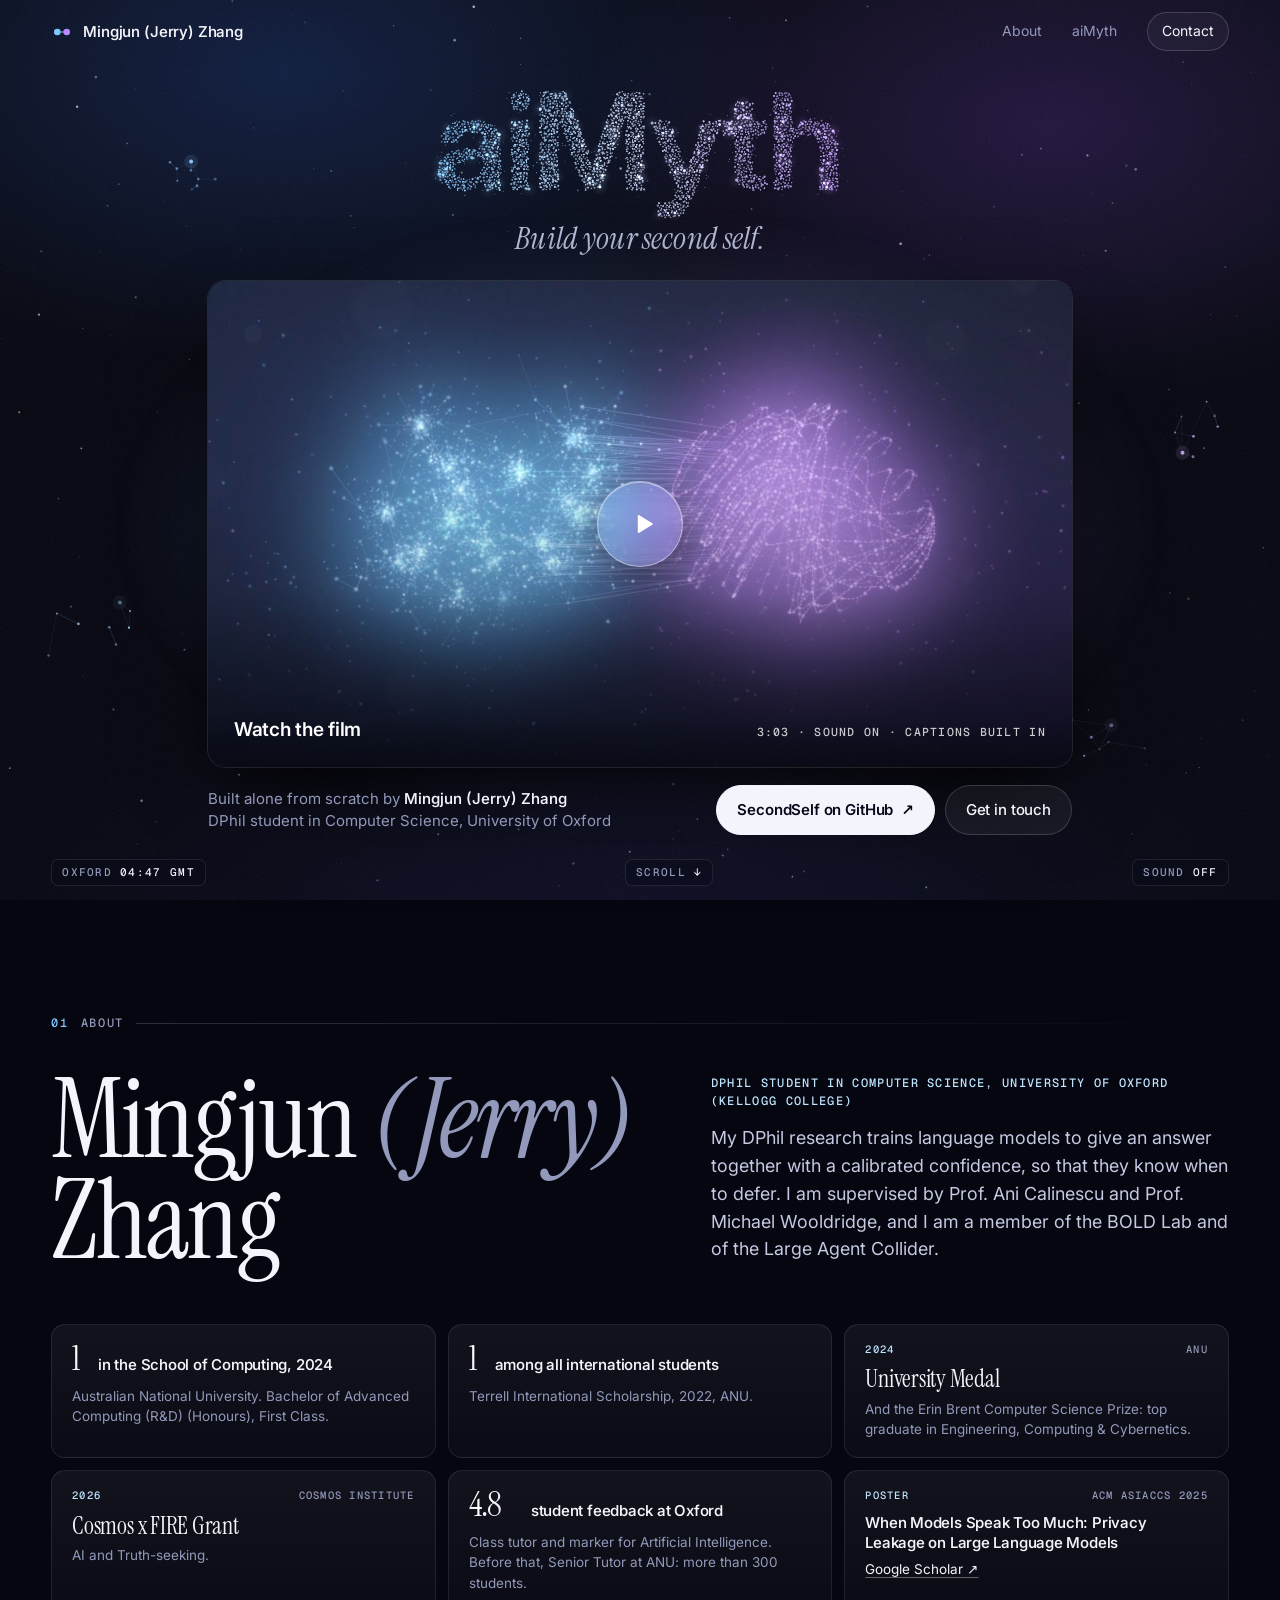
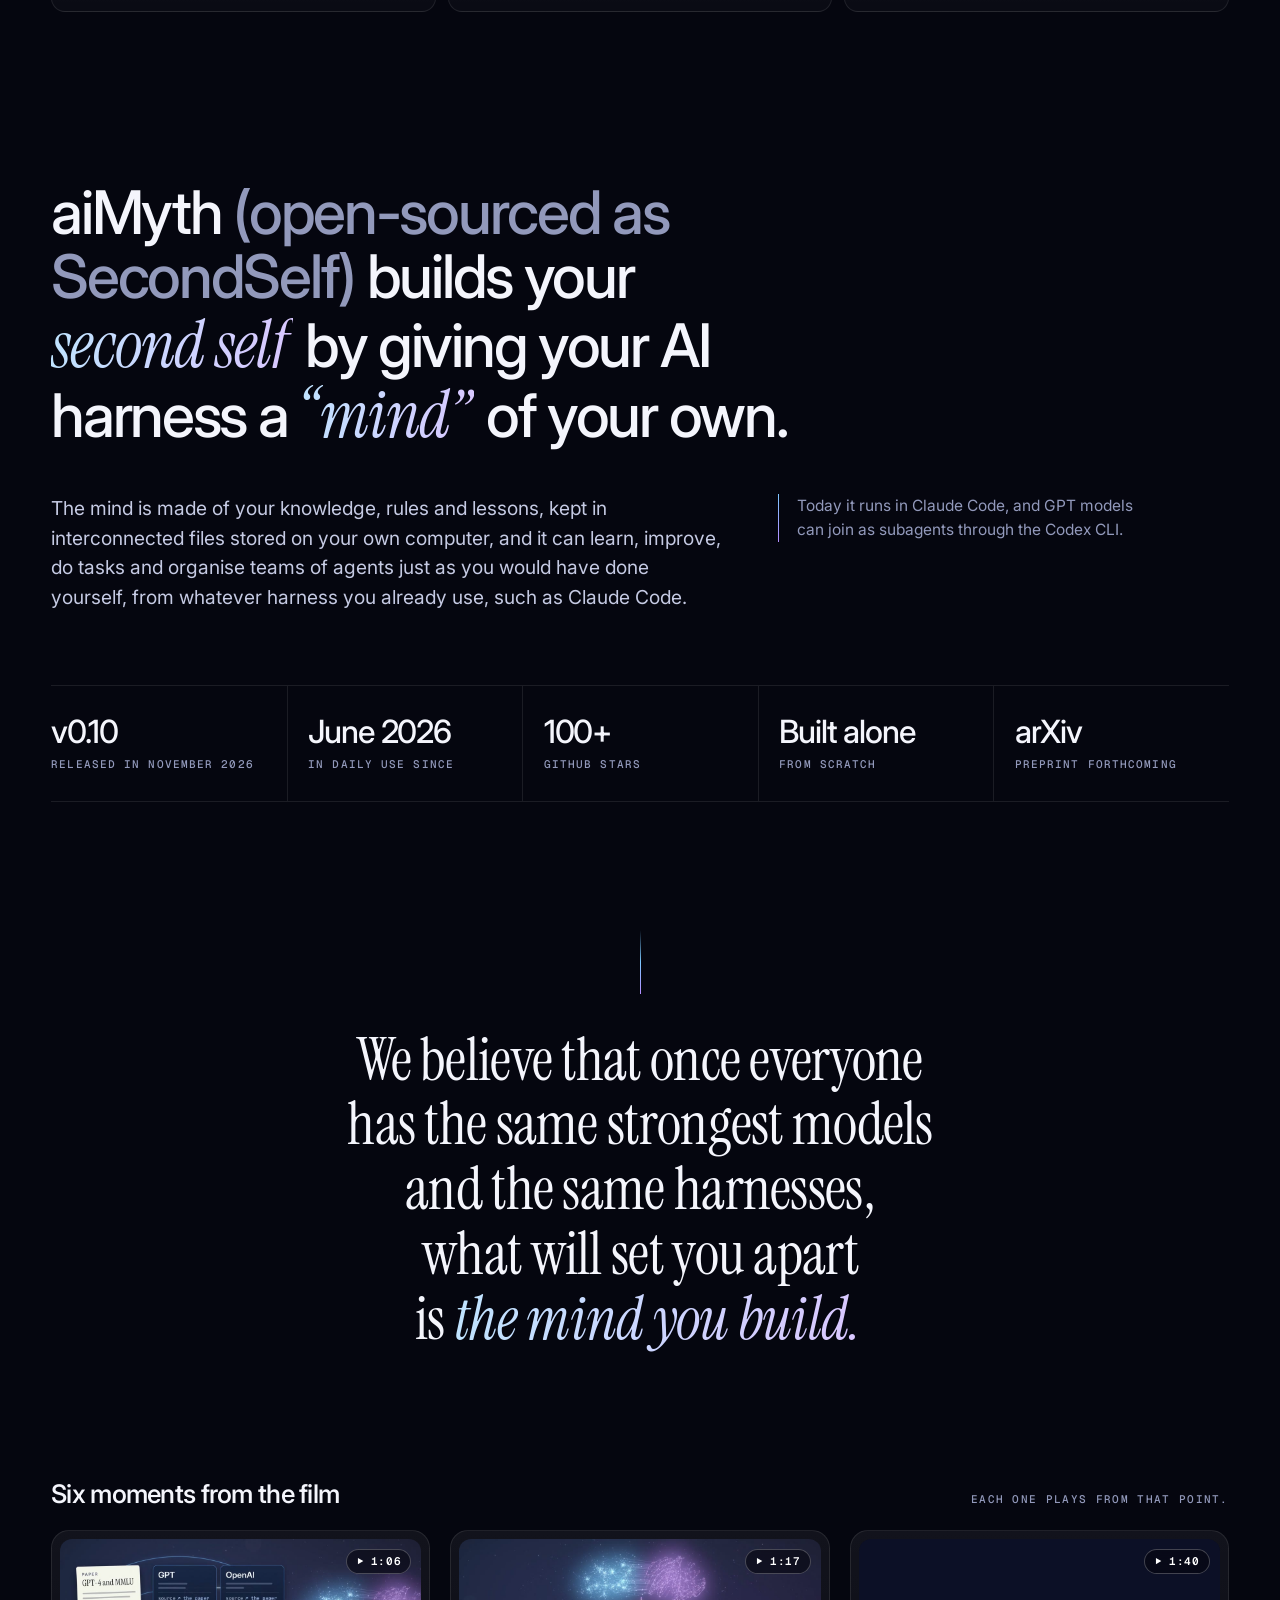
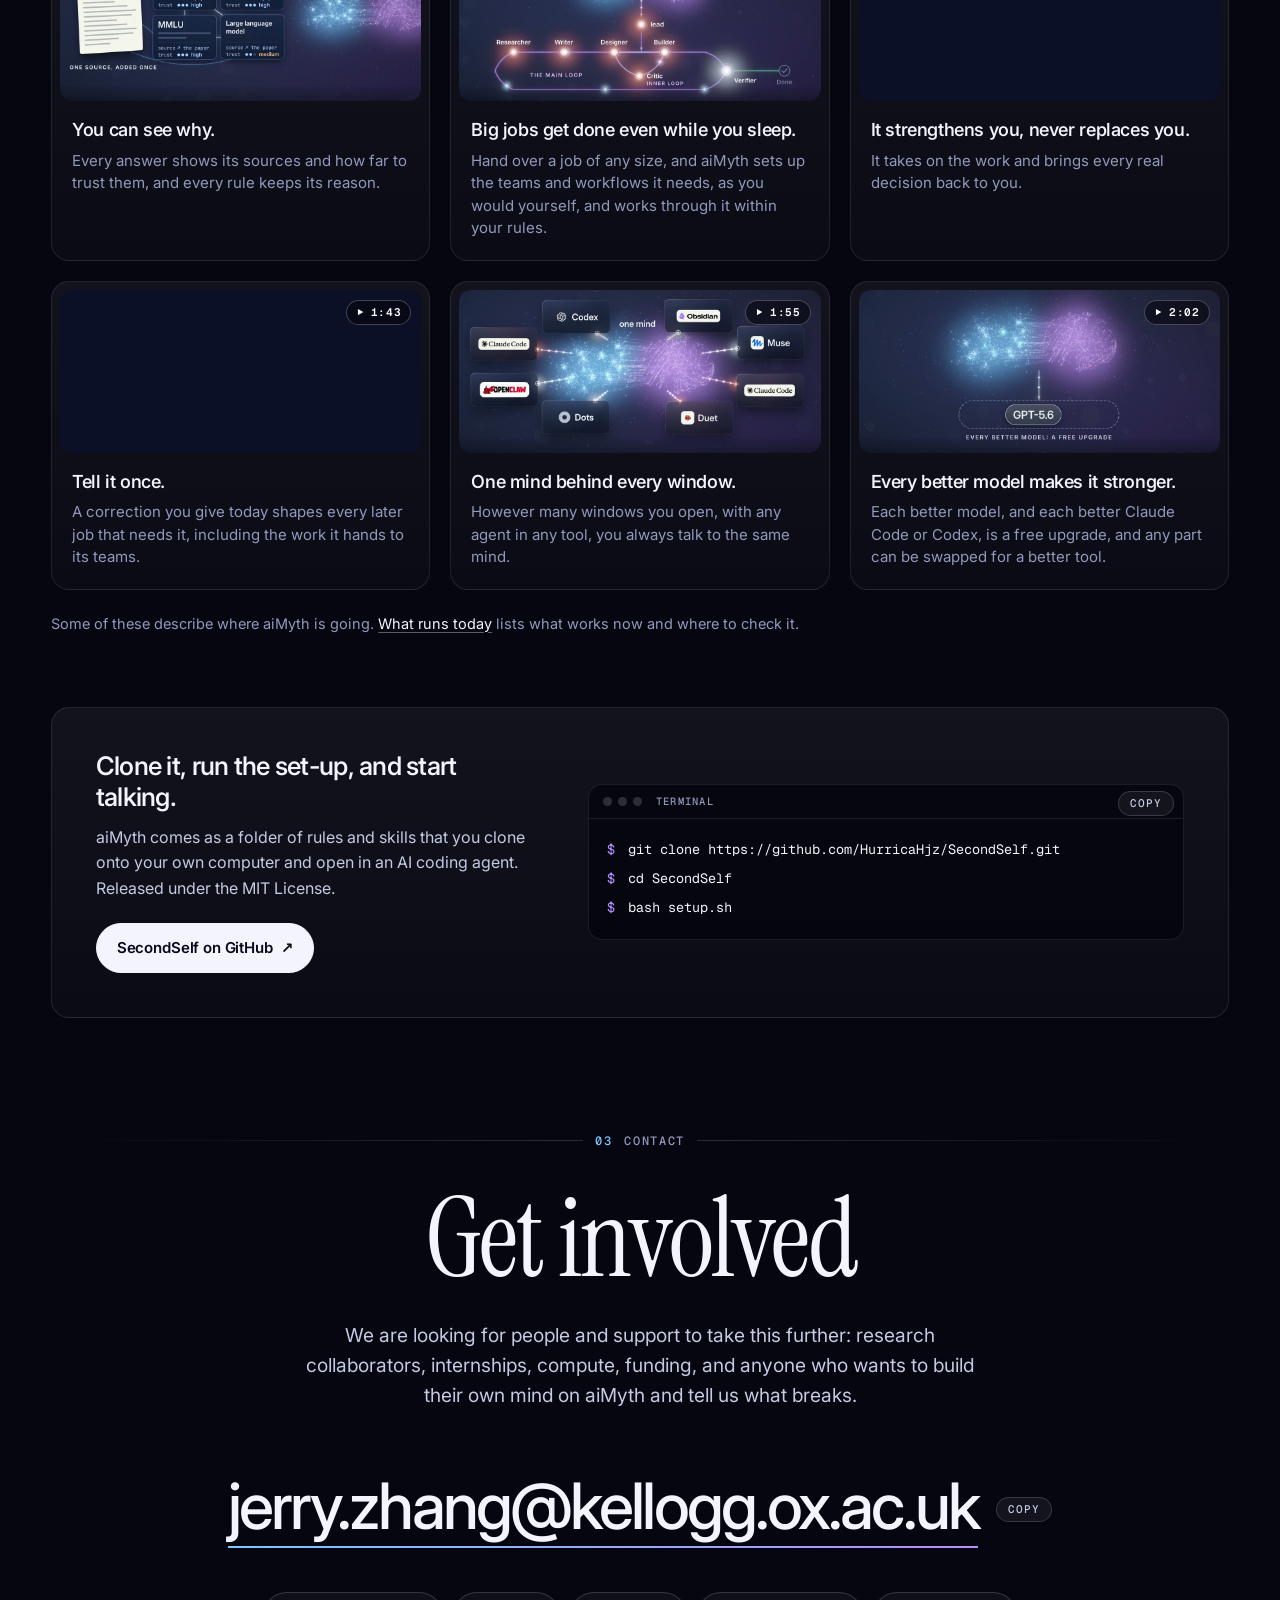
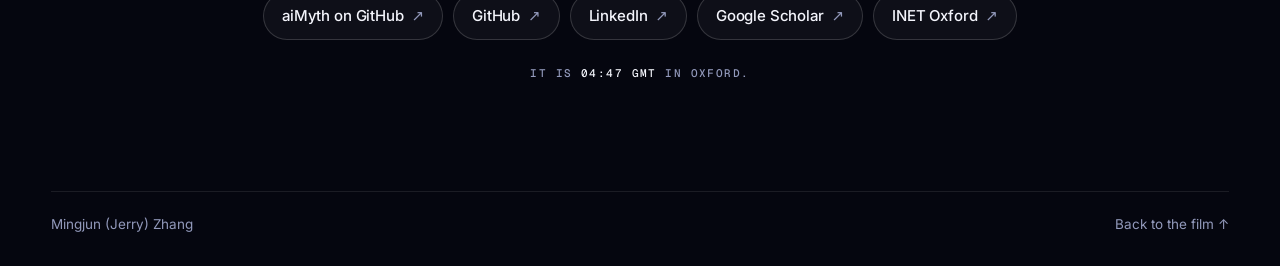
<file: index.html>
<!doctype html>
<html lang="en-GB">
<head>
  <meta charset="utf-8">
  <meta name="viewport" content="width=device-width, initial-scale=1, viewport-fit=cover">
  <title>Mingjun (Jerry) Zhang · aiMyth</title>
  <meta name="description" content="Mingjun (Jerry) Zhang, DPhil student in Computer Science at the University of Oxford, building aiMyth.">
  <meta name="author" content="Mingjun (Jerry) Zhang">
  <meta name="theme-color" content="#05060f">
  <meta name="color-scheme" content="dark">
  <link rel="canonical" href="https://hurricahjz.github.io/">
  <meta property="og:type" content="website">
  <meta property="og:site_name" content="Mingjun (Jerry) Zhang">
  <meta property="og:title" content="aiMyth: build your second self">
  <meta property="og:description" content="Mingjun (Jerry) Zhang, DPhil student in Computer Science at the University of Oxford, building aiMyth. Watch the three-minute film.">
  <meta property="og:url" content="https://hurricahjz.github.io/">
  <meta property="og:image" content="https://hurricahjz.github.io/og.jpg">
  <meta property="og:image:width" content="1200">
  <meta property="og:image:height" content="630">
  <meta property="og:image:alt" content="aiMyth: build your second self. A knowledge graph in blue joined to a mind in violet.">
  <meta name="twitter:card" content="summary_large_image">
  <link rel="icon" href="favicon.svg" type="image/svg+xml">
  <link rel="apple-touch-icon" href="apple-touch-icon.png">
  <link rel="preload" href="assets/fonts/inter-latin-opsz-normal.woff2" as="font" type="font/woff2" crossorigin>
  <link rel="preload" href="assets/fonts/instrument-serif-latin-400-italic.woff2" as="font" type="font/woff2" crossorigin>
  <link rel="preload" href="film/poster.jpg" as="image" fetchpriority="high">
  <link rel="stylesheet" href="assets/site.css">
  <script>document.documentElement.className = 'js';</script>
  <script type="application/ld+json">
  {
    "@context": "https://schema.org",
    "@type": "Person",
    "name": "Mingjun (Jerry) Zhang",
    "alternateName": "Jerry Zhang",
    "url": "https://hurricahjz.github.io/",
    "email": "mailto:jerry.zhang@kellogg.ox.ac.uk",
    "jobTitle": "DPhil student in Computer Science",
    "affiliation": { "@type": "CollegeOrUniversity", "name": "University of Oxford" },
    "sameAs": [
      "https://github.com/HurricaHjz",
      "https://www.linkedin.com/in/mj4life/",
      "https://scholar.google.com/citations?user=8eFcGUgAAAAJ&hl=en",
      "https://www.inet.ox.ac.uk/people/jerry-zhang"
    ]
  }
  </script>
</head>
<body>
  <a class="skip" href="#film">Skip to the film</a>

  <canvas class="sky" id="sky" aria-hidden="true"></canvas>
  <div class="aura" aria-hidden="true"></div>
  <div class="veil" id="veil" aria-hidden="true"></div>

  <header class="mast" id="mast" data-dim>
    <a class="mast-name" href="#top" aria-label="Mingjun (Jerry) Zhang, back to the top">
      <svg class="mark" viewBox="0 0 28 28" width="22" height="22" aria-hidden="true"><path d="M8.5 14h11" stroke="url(#mk)" stroke-width="1.4" stroke-linecap="round"/><circle cx="8" cy="14" r="4.2" fill="#7cc8ff"/><circle cx="20" cy="14" r="4.2" fill="#b48cff"/><defs><linearGradient id="mk" x1="8" x2="20" y1="14" y2="14" gradientUnits="userSpaceOnUse"><stop stop-color="#7cc8ff"/><stop offset="1" stop-color="#b48cff"/></linearGradient></defs></svg>
      <span>Mingjun (Jerry) Zhang</span>
    </a>
    <nav class="mast-nav" aria-label="Sections">
      <a href="#about">About</a>
      <a href="#aimyth">aiMyth</a>
      <a class="mast-cta" href="#contact">Contact</a>
    </nav>
  </header>

  <main id="top">

    <!-- ============================== The first screen: the film ============================== -->
    <section class="hero" id="hero" aria-labelledby="title">
      <canvas class="dust" id="dust" aria-hidden="true"></canvas>

      <div class="hero-head" data-dim>
        <h1 class="title" id="title">aiMyth</h1>
        <p class="tagline">Build your second self.</p>
      </div>

      <div class="film-slot">
        <div class="film" id="film">
          <canvas class="film-glow" id="film-glow" width="32" height="18" aria-hidden="true"></canvas>
          <div class="film-frame">
            <video id="video" controls preload="metadata" poster="film/poster.jpg" width="1920" height="1080" aria-label="The aiMyth film, three minutes, with sound and captions">
              <source src="film/aimyth-film-720p.mp4" type="video/mp4" media="(max-width: 760px), (max-height: 520px)">
              <source src="film/aimyth-film.mp4" type="video/mp4">
              <a href="film/aimyth-film.mp4">Download the aiMyth film (MP4)</a>
            </video>
            <button class="film-cover" id="film-cover" type="button" aria-label="Play the aiMyth film, three minutes, with sound">
              <span class="play" aria-hidden="true"><svg viewBox="0 0 24 24" width="30" height="30"><path d="M8.2 5.3v13.4a.8.8 0 0 0 1.2.7l11-6.7a.8.8 0 0 0 0-1.4l-11-6.7a.8.8 0 0 0-1.2.7Z" fill="currentColor"/></svg></span>
              <span class="film-label" aria-hidden="true">
                <span class="film-label-main">Watch the film</span>
                <span class="film-label-meta">3:03 · sound on · captions built in</span>
              </span>
            </button>
            <div class="film-end" id="film-end" hidden>
              <p class="film-end-line">aiMyth. <em>Build your second self.</em></p>
              <div class="film-end-actions">
                <button class="btn" id="film-replay" type="button">Watch again</button>
                <a class="btn btn-quiet" href="https://github.com/HurricaHjz/SecondSelf" target="_blank" rel="noopener">SecondSelf on GitHub <span aria-hidden="true">↗</span></a>
                <a class="btn btn-quiet" href="#contact" data-leave-theatre>Get in touch</a>
              </div>
            </div>
          </div>
          <button class="film-close" id="film-close" type="button" hidden>Close <kbd>Esc</kbd></button>
        </div>
      </div>

      <div class="hero-foot" data-dim>
        <p class="byline"><span>Built alone from scratch by <strong>Mingjun (Jerry) Zhang</strong></span> <span>DPhil student in Computer Science, University of Oxford</span></p>
        <div class="actions">
          <a class="btn" href="https://github.com/HurricaHjz/SecondSelf" target="_blank" rel="noopener">SecondSelf on GitHub <span aria-hidden="true">↗</span></a>
          <a class="btn btn-quiet" href="#contact">Get in touch</a>
        </div>
      </div>

      <div class="tagbar" data-dim>
        <p class="tag"><span class="k">Oxford</span> <span class="v" id="clock">--:--</span></p>
        <a class="tag tag-scroll" href="#about"><span class="k">Scroll</span> <span class="v" aria-hidden="true">↓</span></a>
        <button class="tag tag-sound" id="sound" type="button" aria-pressed="false" title="Turn the title into a music box: move across it to play"><span class="k">Sound</span> <span class="v">off</span></button>
      </div>
    </section>

    <!-- ============================== Jerry, in brief: first, since the site is his ============================== -->
    <section class="section" id="about" aria-labelledby="about-h" data-dim>
      <p class="eyebrow" data-reveal><span class="num">01</span> About</p>
      <div class="about-head">
        <h2 class="name" id="about-h" data-reveal>Mingjun <span class="soft">(Jerry)</span> Zhang</h2>
        <div class="about-bio" data-reveal>
          <p class="role">DPhil student in Computer Science, University of Oxford (Kellogg College)</p>
          <p>My DPhil research trains language models to give an answer together with a calibrated confidence, so that they know when to defer. I am supervised by Prof. Ani Calinescu and Prof. Michael Wooldridge, and I am a member of the BOLD Lab and of the Large Agent Collider.</p>
        </div>
      </div>

      <ul class="bento">
        <li class="tile card t-fig" data-reveal>
          <p class="tile-fig">1<sup>st</sup></p>
          <p class="tile-h">in the School of Computing, 2024</p>
          <p class="tile-p">Australian National University. Bachelor of Advanced Computing (R&amp;D) (Honours), First Class.</p>
        </li>
        <li class="tile card t-fig" data-reveal>
          <p class="tile-fig">1<sup>st</sup></p>
          <p class="tile-h">among all international students</p>
          <p class="tile-p">Terrell International Scholarship, 2022, ANU.</p>
        </li>
        <li class="tile card" data-reveal>
          <p class="tile-k">2024 <span>ANU</span></p>
          <p class="tile-serif">University Medal</p>
          <p class="tile-p">And the Erin Brent Computer Science Prize: top graduate in Engineering, Computing &amp; Cybernetics.</p>
        </li>
        <li class="tile card" data-reveal>
          <p class="tile-k">2026 <span>Cosmos Institute</span></p>
          <p class="tile-serif">Cosmos x FIRE Grant</p>
          <p class="tile-p">AI and Truth-seeking.</p>
        </li>
        <li class="tile card t-fig" data-reveal>
          <p class="tile-fig">4.8<span class="of">/5.0</span></p>
          <p class="tile-h">student feedback at Oxford</p>
          <p class="tile-p">Class tutor and marker for Artificial Intelligence. Before that, Senior Tutor at ANU: more than 300 students.</p>
        </li>
        <li class="tile card t-pub" data-reveal>
          <p class="tile-k">Poster <span>ACM AsiaCCS 2025</span></p>
          <p class="tile-h">When Models Speak Too Much: Privacy Leakage on Large Language Models</p>
          <p class="tile-p"><a href="https://scholar.google.com/citations?user=8eFcGUgAAAAJ&amp;hl=en" target="_blank" rel="noopener">Google Scholar <span aria-hidden="true">↗</span></a></p>
        </li>
      </ul>
    </section>

    <!-- ============================== aiMyth, in his public words ============================== -->
    <section class="section" id="aimyth" aria-labelledby="aimyth-h" data-dim>
      <p class="eyebrow" data-reveal><span class="num">02</span> aiMyth</p>
      <h2 class="statement" id="aimyth-h" data-reveal>aiMyth <span class="soft">(open-sourced as SecondSelf)</span> builds your <em>second self</em> by giving your AI harness a <em>“mind”</em> of your own.</h2>

      <div class="lede" data-reveal>
        <p>The mind is made of your knowledge, rules and lessons, kept in interconnected files stored on your own computer, and it can learn, improve, do tasks and organise teams of agents just as you would have done yourself, from whatever harness you already use, such as Claude Code.</p>
        <p class="lede-side">Today it runs in Claude Code, and GPT models can join as subagents through the Codex CLI.</p>
      </div>

      <dl class="facts" data-reveal>
        <div><dt>v0.10</dt><dd>released in November 2026</dd></div>
        <div><dt>June 2026</dt><dd>in daily use since</dd></div>
        <div><dt>100+</dt><dd>GitHub stars</dd></div>
        <div><dt>Built alone</dt><dd>from scratch</dd></div>
        <div><dt>arXiv</dt><dd>preprint forthcoming</dd></div>
      </dl>

      <blockquote class="belief" data-reveal>
        <p>We believe that once everyone has the same strongest models and the same harnesses, what will set you apart is <em>the mind you build.</em></p>
      </blockquote>

      <div class="moments-head" data-reveal>
        <h3 class="sub">Six moments from the film</h3>
        <p class="sub-note">Each one plays from that point.</p>
      </div>
      <ul class="moments" id="moments">
        <li data-reveal>
          <a class="moment card" href="film/aimyth-film.mp4#t=66.02" data-t="66.02">
            <span class="moment-img"><img src="assets/moments/sources.jpg" width="1120" height="504" loading="lazy" decoding="async" alt="Film still: one paper becomes four linked notes, each naming its source and a trust grade."><span class="moment-time"><svg viewBox="0 0 24 24" width="10" height="10" aria-hidden="true"><path d="M7 4.5v15l13-7.5z" fill="currentColor"/></svg> 1:06</span></span>
            <span class="moment-title">You can see why.</span>
            <span class="moment-text">Every answer shows its sources and how far to trust them, and every rule keeps its reason.</span>
          </a>
        </li>
        <li data-reveal>
          <a class="moment card" href="film/aimyth-film.mp4#t=77.35" data-t="77.35">
            <span class="moment-img"><img src="assets/moments/team.jpg" width="1120" height="504" loading="lazy" decoding="async" alt="Film still: a lead and a team of researcher, writer, designer, builder and critic working in a loop, checked by a verifier."><span class="moment-time"><svg viewBox="0 0 24 24" width="10" height="10" aria-hidden="true"><path d="M7 4.5v15l13-7.5z" fill="currentColor"/></svg> 1:17</span></span>
            <span class="moment-title">Big jobs get done even while you sleep.</span>
            <span class="moment-text">Hand over a job of any size, and aiMyth sets up the teams and workflows it needs, as you would yourself, and works through it within your rules.</span>
          </a>
        </li>
        <li data-reveal>
          <a class="moment card" href="film/aimyth-film.mp4#t=100.08" data-t="100.08">
            <span class="moment-img"><img src="assets/moments/handback.jpg" width="1120" height="504" loading="lazy" decoding="async" alt="Film still: a Handback report sorting a finished job into Decide, Approve, Your to-dos, Undo if you disagree and Done."><span class="moment-time"><svg viewBox="0 0 24 24" width="10" height="10" aria-hidden="true"><path d="M7 4.5v15l13-7.5z" fill="currentColor"/></svg> 1:40</span></span>
            <span class="moment-title">It strengthens you, never replaces you.</span>
            <span class="moment-text">It takes on the work and brings every real decision back to you.</span>
          </a>
        </li>
        <li data-reveal>
          <a class="moment card" href="film/aimyth-film.mp4#t=103.28" data-t="103.28">
            <span class="moment-img"><img src="assets/moments/lesson.jpg" width="1120" height="504" loading="lazy" decoding="async" alt="Film still: three green ticks in a row, labelled Stored, Delivered and Followed."><span class="moment-time"><svg viewBox="0 0 24 24" width="10" height="10" aria-hidden="true"><path d="M7 4.5v15l13-7.5z" fill="currentColor"/></svg> 1:43</span></span>
            <span class="moment-title">Tell it once.</span>
            <span class="moment-text">A correction you give today shapes every later job that needs it, including the work it hands to its teams.</span>
          </a>
        </li>
        <li data-reveal>
          <a class="moment card" href="film/aimyth-film.mp4#t=115.08" data-t="115.08">
            <span class="moment-img"><img src="assets/moments/one-mind.jpg" width="1120" height="504" loading="lazy" decoding="async" alt="Film still: many tool windows around one mind at the centre."><span class="moment-time"><svg viewBox="0 0 24 24" width="10" height="10" aria-hidden="true"><path d="M7 4.5v15l13-7.5z" fill="currentColor"/></svg> 1:55</span></span>
            <span class="moment-title">One mind behind every window.</span>
            <span class="moment-text">However many windows you open, with any agent in any tool, you always talk to the same mind.</span>
          </a>
        </li>
        <li data-reveal>
          <a class="moment card" href="film/aimyth-film.mp4#t=122.02" data-t="122.02">
            <span class="moment-img"><img src="assets/moments/models.jpg" width="1120" height="504" loading="lazy" decoding="async" alt="Film still: the mind above a slot where one model is swapped for the next, labelled every better model, a free upgrade."><span class="moment-time"><svg viewBox="0 0 24 24" width="10" height="10" aria-hidden="true"><path d="M7 4.5v15l13-7.5z" fill="currentColor"/></svg> 2:02</span></span>
            <span class="moment-title">Every better model makes it stronger.</span>
            <span class="moment-text">Each better model, and each better Claude Code or Codex, is a free upgrade, and any part can be swapped for a better tool.</span>
          </a>
        </li>
      </ul>
      <p class="honest" data-reveal>Some of these describe where aiMyth is going. <a href="https://github.com/HurricaHjz/SecondSelf#what-runs-today" target="_blank" rel="noopener">What runs today</a> lists what works now and where to check it.</p>

      <div class="start card" data-reveal>
        <div class="start-text">
          <h3 class="sub">Clone it, run the set-up, and start talking.</h3>
          <p>aiMyth comes as a folder of rules and skills that you clone onto your own computer and open in an AI coding agent. Released under the MIT License.</p>
          <a class="btn" href="https://github.com/HurricaHjz/SecondSelf" target="_blank" rel="noopener">SecondSelf on GitHub <span aria-hidden="true">↗</span></a>
        </div>
        <div class="term" role="group" aria-label="The commands that set aiMyth up">
          <div class="term-bar" aria-hidden="true"><i></i><i></i><i></i><span>terminal</span></div>
          <div class="term-code" id="term-code">
            <code>git clone https://github.com/HurricaHjz/SecondSelf.git</code>
            <code>cd SecondSelf</code>
            <code>bash setup.sh</code>
          </div>
          <button class="copy" type="button" data-copy="git clone https://github.com/HurricaHjz/SecondSelf.git&#10;cd SecondSelf&#10;bash setup.sh" aria-label="Copy the three commands">Copy</button>
        </div>
      </div>
    </section>

    <!-- ============================== Reach him ============================== -->
    <section class="section contact" id="contact" aria-labelledby="contact-h" data-dim>
      <p class="eyebrow" data-reveal><span class="num">03</span> Contact</p>
      <h2 class="contact-h" id="contact-h" data-reveal>Get involved</h2>
      <p class="contact-lede" data-reveal>We are looking for people and support to take this further: research collaborators, internships, compute, funding, and anyone who wants to build their own mind on aiMyth and tell us what breaks.</p>

      <div class="mail" data-reveal>
        <a class="mail-link" href="mailto:jerry.zhang@kellogg.ox.ac.uk"><span>jerry.zhang</span><span>@kellogg.ox.ac.uk</span></a>
        <button class="copy copy-mail" type="button" data-copy="jerry.zhang@kellogg.ox.ac.uk" aria-label="Copy the email address">Copy</button>
      </div>

      <ul class="links" data-reveal>
        <li><a href="https://github.com/HurricaHjz/SecondSelf" target="_blank" rel="noopener">aiMyth on GitHub <span aria-hidden="true">↗</span></a></li>
        <li><a href="https://github.com/HurricaHjz" target="_blank" rel="noopener">GitHub <span aria-hidden="true">↗</span></a></li>
        <li><a href="https://www.linkedin.com/in/mj4life/" target="_blank" rel="noopener">LinkedIn <span aria-hidden="true">↗</span></a></li>
        <li><a href="https://scholar.google.com/citations?user=8eFcGUgAAAAJ&amp;hl=en" target="_blank" rel="noopener">Google Scholar <span aria-hidden="true">↗</span></a></li>
        <li><a href="https://www.inet.ox.ac.uk/people/jerry-zhang" target="_blank" rel="noopener">INET Oxford <span aria-hidden="true">↗</span></a></li>
      </ul>
      <p class="oxford-time" data-reveal>It is <span id="clock-2">--:--</span> in Oxford.</p>
    </section>
  </main>

  <footer class="foot" data-dim>
    <p>Mingjun (Jerry) Zhang</p>
    <p><a href="#top">Back to the film <span aria-hidden="true">↑</span></a></p>
  </footer>

  <script src="assets/site.js" defer></script>
</body>
</html>
</file>
<file: assets/site.css>
/* The site's one stylesheet. The look follows the aiMyth film: a night-indigo ground, knowledge in blue,
   the mind in violet, "you" in amber. Type: Inter for text, Instrument Serif for voice, Geist Mono for data.
   Sizes and timings are set by judgement, unmeasured, and tuned against screenshots at phone and laptop sizes. */

@font-face { font-family: 'Inter'; src: url('fonts/inter-latin-opsz-normal.woff2') format('woff2'); font-weight: 100 900; font-style: normal; font-display: swap; }
@font-face { font-family: 'Instrument Serif'; src: url('fonts/instrument-serif-latin-400-normal.woff2') format('woff2'); font-weight: 400; font-style: normal; font-display: swap; }
@font-face { font-family: 'Instrument Serif'; src: url('fonts/instrument-serif-latin-400-italic.woff2') format('woff2'); font-weight: 400; font-style: italic; font-display: swap; }
@font-face { font-family: 'Geist Mono'; src: url('fonts/geist-mono-latin-wght-normal.woff2') format('woff2'); font-weight: 100 900; font-style: normal; font-display: swap; }

:root {
  --bg: #05060f;
  --ink: #f4f5fc;
  --ink-2: #c5cae3;
  --ink-3: #9299bb;
  --line: rgba(255, 255, 255, 0.09);
  --line-2: rgba(255, 255, 255, 0.16);
  --cyan: #7cc8ff;
  --cyan-2: #bfe4ff;
  --violet: #b48cff;
  --violet-2: #dac6ff;
  --amber: #f4c670;
  --sans: 'Inter', ui-sans-serif, system-ui, -apple-system, 'Segoe UI', 'Helvetica Neue', Arial, sans-serif;
  --serif: 'Instrument Serif', 'Iowan Old Style', 'Palatino Linotype', Palatino, Georgia, serif;
  --mono: 'Geist Mono', ui-monospace, 'SF Mono', Menlo, Consolas, monospace;
  --pad: clamp(18px, 4vw, 56px);
  --maxw: 1180px;
  --mast-h: 64px;
  --ease: cubic-bezier(0.2, 0.7, 0.2, 1);
  /* the first screen: the title scales with the screen's height so the film always fits beneath it */
  --title: clamp(60px, min(15vh, 12vw), 176px);
  --hero-rest: calc(var(--title) + 9.9vh + 190px);
  --film-w: min(100%, 1400px, calc((100svh - var(--hero-rest)) * 16 / 9));
}

*, *::before, *::after { box-sizing: border-box; }
html { color-scheme: dark; background: var(--bg); overflow-x: clip; -webkit-text-size-adjust: 100%; text-size-adjust: 100%; scroll-padding-top: calc(var(--mast-h) + 8px); }
@media (prefers-reduced-motion: no-preference) { html { scroll-behavior: smooth; } }
body { margin: 0; background: var(--bg); color: var(--ink-2); font: 400 17px/1.6 var(--sans); font-optical-sizing: auto; -webkit-font-smoothing: antialiased; -moz-osx-font-smoothing: grayscale; text-rendering: optimizeLegibility; overflow-x: clip; }
::selection { background: rgba(140, 150, 255, 0.4); color: #fff; }
a { color: inherit; }
p, h1, h2, h3, ul, dl, dd, blockquote, pre { margin: 0; }
ul { padding: 0; list-style: none; }
img, video, canvas { display: block; max-width: 100%; }
button { font: inherit; color: inherit; }
:focus-visible { outline: 2px solid var(--cyan); outline-offset: 3px; border-radius: 6px; }
kbd { font: 500 10px/1 var(--mono); padding: 3px 5px; border: 1px solid var(--line-2); border-radius: 4px; color: var(--ink-3); margin-left: 6px; }
.skip { position: fixed; left: 12px; top: -60px; z-index: 200; background: #fff; color: #05060f; padding: 10px 14px; border-radius: 8px; font-weight: 600; text-decoration: none; }
.skip:focus { top: 12px; }

/* ---------- the ground: stars, two soft lights, a little grain ---------- */
.sky { position: fixed; inset: 0; width: 100%; height: 100%; z-index: 0; pointer-events: none; }
.aura { position: fixed; inset: 0; z-index: 0; pointer-events: none;
  background:
    radial-gradient(58% 46% at 22% 8%, rgba(56, 120, 255, 0.2), transparent 70%),
    radial-gradient(52% 44% at 82% 14%, rgba(150, 84, 255, 0.19), transparent 70%),
    radial-gradient(70% 50% at 50% 108%, rgba(60, 60, 170, 0.16), transparent 70%); }
.aura::after { content: ''; position: absolute; inset: 0; opacity: 0.055; mix-blend-mode: overlay;
  background-image: url("data:image/svg+xml,%3Csvg xmlns='http://www.w3.org/2000/svg' width='180' height='180'%3E%3Cfilter id='n'%3E%3CfeTurbulence type='fractalNoise' baseFrequency='0.9' numOctaves='2' stitchTiles='stitch'/%3E%3CfeColorMatrix values='0 0 0 0 1 0 0 0 0 1 0 0 0 0 1 0 0 0 0.9 0'/%3E%3C/filter%3E%3Crect width='180' height='180' filter='url(%23n)'/%3E%3C/svg%3E"); }
/* no z-index on main: the first screen must be able to rise above the veil when the film takes the screen */
main, .foot { position: relative; }

/* ---------- masthead ---------- */
.mast { position: fixed; inset: 0 0 auto 0; height: var(--mast-h); z-index: 70; display: flex; align-items: center; justify-content: space-between; gap: 16px; padding: 0 var(--pad); transition: background-color 0.4s, border-color 0.4s, backdrop-filter 0.4s, opacity 0.4s; border-bottom: 1px solid transparent; }
.mast.scrolled { background: rgba(5, 6, 15, 0.62); -webkit-backdrop-filter: blur(18px) saturate(1.5); backdrop-filter: blur(18px) saturate(1.5); border-bottom-color: var(--line); }
.mast-name { display: inline-flex; align-items: center; gap: 10px; color: var(--ink); text-decoration: none; font-weight: 550; font-size: 15px; letter-spacing: -0.01em; white-space: nowrap; }
.mark { flex: none; }
.mast-nav { display: flex; align-items: center; gap: clamp(14px, 2.4vw, 30px); font-size: 14px; }
.mast-nav a { color: var(--ink-3); text-decoration: none; transition: color 0.2s; white-space: nowrap; }
.mast-nav a:hover { color: var(--ink); }
.mast-nav .mast-cta { color: var(--ink); padding: 7px 14px; border: 1px solid var(--line-2); border-radius: 999px; background: rgba(255, 255, 255, 0.04); transition: background-color 0.2s, border-color 0.2s; }
.mast-nav .mast-cta:hover { background: rgba(255, 255, 255, 0.1); border-color: rgba(255, 255, 255, 0.3); }

/* ---------- buttons, tags ---------- */
.btn { display: inline-flex; align-items: center; gap: 8px; padding: 12px 20px; border-radius: 999px; background: var(--ink); color: #07081a; border: 1px solid var(--ink); font-weight: 600; font-size: 15px; letter-spacing: -0.01em; text-decoration: none; cursor: pointer; white-space: nowrap; transition: transform 0.25s var(--ease), background-color 0.2s, box-shadow 0.3s, border-color 0.2s; }
.btn:hover { transform: translateY(-1px); box-shadow: 0 10px 34px -10px rgba(160, 170, 255, 0.75); }
.btn-quiet { background: rgba(255, 255, 255, 0.05); color: var(--ink); border-color: var(--line-2); font-weight: 500; }
.btn-quiet:hover { background: rgba(255, 255, 255, 0.11); border-color: rgba(255, 255, 255, 0.32); box-shadow: none; }
.tag { display: inline-flex; align-items: center; gap: 8px; margin: 0; padding: 7px 10px; font: 500 11px/1 var(--mono); letter-spacing: 0.12em; text-transform: uppercase; color: var(--ink); background: rgba(8, 10, 24, 0.5); border: 1px solid var(--line); border-radius: 7px; text-decoration: none; font-variant-numeric: tabular-nums; }
.tag .k { color: var(--ink-3); }
button.tag { cursor: pointer; transition: border-color 0.2s, background-color 0.2s; }
button.tag:hover, a.tag:hover { border-color: var(--line-2); background: rgba(255, 255, 255, 0.06); }
.tag-sound[aria-pressed='true'] { border-color: rgba(124, 200, 255, 0.55); }
.tag-sound[aria-pressed='true'] .v { color: var(--cyan); }

/* ---------- the first screen ---------- */
.hero { position: relative; z-index: 1; min-height: 100svh; display: flex; flex-direction: column; align-items: center; padding: calc(var(--mast-h) + 1.2vh) var(--pad) 14px; overflow-x: clip; }
.dust { position: absolute; left: 0; top: 0; width: 100%; height: 100%; z-index: 0; pointer-events: none; transition: opacity 0.5s; }
.hero-head { position: relative; z-index: 1; text-align: center; margin-top: auto; transition: opacity 0.45s; }
.title { font: 650 var(--title) / 1 var(--sans); letter-spacing: -0.028em; color: transparent; background: linear-gradient(95deg, var(--cyan-2) 8%, #eef2ff 48%, var(--violet-2) 92%); -webkit-background-clip: text; background-clip: text; padding: 0 0.06em; -webkit-user-select: none; user-select: none; }
.dust-on .title { opacity: 0; }
.tagline { font: italic 400 clamp(22px, 3.4vh, 36px) / 1.2 var(--serif); color: var(--ink-2); letter-spacing: 0.005em; margin-top: 0.05em; }

.film-slot { position: relative; z-index: 2; width: var(--film-w); aspect-ratio: 16 / 9; margin-top: clamp(14px, 2.6vh, 30px); flex: none; }
.film { position: absolute; inset: 0; }
/* the light behind the frame: a 32-pixel picture stretched wide and feathered by a mask; no blur filter (see site.js) */
.film-glow { position: absolute; left: -11%; top: -16%; width: 122%; height: 132%; max-width: none; z-index: 0; opacity: 0.62; pointer-events: none; transition: opacity 0.6s; -webkit-mask-image: radial-gradient(50% 50% at 50% 50%, #000 52%, transparent 100%); mask-image: radial-gradient(50% 50% at 50% 50%, #000 52%, transparent 100%); }
.film-frame { position: absolute; inset: 0; z-index: 1; border-radius: clamp(10px, 1.4vw, 18px); overflow: hidden; background: #0c1026; box-shadow: 0 0 0 1px rgba(255, 255, 255, 0.11), 0 40px 90px -30px rgba(0, 0, 0, 0.9), 0 18px 40px -22px rgba(0, 0, 0, 0.7); transform: translateZ(0); }
.film video { width: 100%; height: 100%; object-fit: contain; background: #0c1026; }
.film video:fullscreen { background: #000; }
.film-cover { display: none; }
.js .film-cover { position: absolute; inset: 0; display: grid; place-items: center; padding: 0; border: 0; cursor: pointer; color: #fff; background: linear-gradient(to top, rgba(5, 6, 15, 0.78), rgba(5, 6, 15, 0.12) 36%, rgba(5, 6, 15, 0) 60%); transition: opacity 0.45s, visibility 0.45s; -webkit-tap-highlight-color: transparent; }
.film-cover:focus-visible { outline-offset: -6px; border-radius: 18px; }
.film.is-started .film-cover { opacity: 0; visibility: hidden; pointer-events: none; }
.play { position: relative; width: clamp(56px, min(9.5vh, 6.5vw + 30px), 92px); aspect-ratio: 1; border-radius: 50%; display: grid; place-items: center; padding-left: 4px; color: #fff; background: rgba(255, 255, 255, 0.13); border: 1px solid rgba(255, 255, 255, 0.42); -webkit-backdrop-filter: blur(14px) saturate(1.5); backdrop-filter: blur(14px) saturate(1.5); box-shadow: 0 14px 44px rgba(0, 0, 0, 0.4), inset 0 1px 0 rgba(255, 255, 255, 0.4); transition: transform 0.35s var(--ease), background-color 0.25s; }
.play svg { width: 36%; height: 36%; }
.play::before, .play::after { content: ''; position: absolute; inset: -1px; border-radius: 50%; border: 1px solid rgba(255, 255, 255, 0.5); opacity: 0; pointer-events: none; }
@media (prefers-reduced-motion: no-preference) {
  .play::before { animation: ring 3.2s var(--ease) infinite; }
  .play::after { animation: ring 3.2s var(--ease) 1.6s infinite; }
}
@keyframes ring { 0% { transform: scale(1); opacity: 0.55; } 100% { transform: scale(1.75); opacity: 0; } }
.film-cover:hover .play { transform: scale(1.07); background: rgba(255, 255, 255, 0.22); }
.film-cover:active .play { transform: scale(0.97); }
.film-label { position: absolute; left: clamp(14px, 2.2vw, 26px); right: clamp(14px, 2.2vw, 26px); bottom: clamp(12px, 2vw, 22px); display: flex; align-items: baseline; justify-content: space-between; gap: 12px; text-align: left; }
.film-label-main { font-weight: 600; font-size: clamp(15px, 1.5vw, 19px); letter-spacing: -0.015em; }
.film-label-meta { font: 500 clamp(9.5px, 1vw, 11.5px) / 1.3 var(--mono); letter-spacing: 0.11em; text-transform: uppercase; color: rgba(255, 255, 255, 0.78); text-align: right; }
.film-end { position: absolute; inset: 0; z-index: 3; display: grid; align-content: center; justify-items: center; gap: clamp(14px, 3vh, 28px); padding: 20px; text-align: center; background: linear-gradient(rgba(5, 6, 15, 0.5), rgba(5, 6, 15, 0.86)), url('../film/poster.jpg') center / cover no-repeat; }
.film-end[hidden] { display: none; }
.film-end-line { font: 600 clamp(20px, 3vw, 40px) / 1.1 var(--sans); letter-spacing: -0.03em; color: var(--ink); }
.film-end-line em { font: italic 400 1.08em var(--serif); letter-spacing: 0; color: var(--ink-2); }
.film-end-actions { display: flex; flex-wrap: wrap; justify-content: center; gap: 10px; }
/* in a small frame (a phone, a short window) the end card keeps to one row: watch again, get in touch */
@media (max-width: 720px), (max-height: 560px) {
  .film-end { padding: 10px; gap: 10px; }
  .film-end-line { font-size: 19px; }
  .film-end-actions .btn { padding: 9px 15px; font-size: 13.5px; }
  .film-end-actions a[target='_blank'] { display: none; }
}
@media (max-width: 380px) { .film-end-line { display: none; } }
.film-close { position: absolute; z-index: 4; right: 0; top: -46px; display: inline-flex; align-items: center; padding: 8px 12px; background: rgba(255, 255, 255, 0.06); border: 1px solid var(--line-2); border-radius: 999px; font-size: 13px; color: var(--ink); cursor: pointer; transition: background-color 0.2s; }
.film-close:hover { background: rgba(255, 255, 255, 0.14); }
.film-close[hidden] { display: none; }

.hero-foot { position: relative; z-index: 3; width: min(100%, max(var(--film-w), 780px)); display: flex; align-items: center; justify-content: space-between; gap: 18px 28px; margin-top: clamp(12px, 2vh, 22px); transition: opacity 0.45s; }
.byline { font-size: 15px; line-height: 1.45; color: var(--ink-3); }
.byline span { display: block; text-wrap: balance; }
.byline strong { color: var(--ink); font-weight: 550; }
.actions { display: flex; gap: 10px; flex: none; }
.tagbar { position: relative; z-index: 3; width: 100%; margin-top: auto; padding-top: 14px; display: flex; align-items: center; justify-content: space-between; gap: 10px; transition: opacity 0.45s; }
.tag-scroll .v { display: inline-block; }
@media (prefers-reduced-motion: no-preference) { .tag-scroll .v { animation: nudge 2.4s ease-in-out infinite; } }
@keyframes nudge { 0%, 100% { transform: translateY(-1px); } 50% { transform: translateY(3px); } }

/* the first screen arrives in order: film first, so it can be played at once */
@media (prefers-reduced-motion: no-preference) {
  .js .film-frame { animation: rise 0.9s var(--ease) both; }
  .js .tagline { animation: fade 1s ease 0.5s both; }
  .js .hero-foot { animation: fade 1s ease 0.35s both; }
  .js .tagbar { animation: fade 1.2s ease 0.7s both; }
  .js .film-glow { animation: glow 1.6s ease 0.2s both; }
}
@keyframes rise { from { opacity: 0; transform: translateY(14px) scale(0.985); } to { opacity: 1; transform: none; } }
@keyframes fade { from { opacity: 0; } to { opacity: 1; } }
@keyframes glow { from { opacity: 0; } to { opacity: 0.62; } }

/* ---------- theatre: the lights go down and the film takes the screen ---------- */
.veil { position: fixed; inset: 0; z-index: 80; background: rgba(3, 4, 10, 0.93); -webkit-backdrop-filter: blur(8px); backdrop-filter: blur(8px); opacity: 0; visibility: hidden; transition: opacity 0.5s, visibility 0.5s; }
html.theatre { overflow: hidden; }
html.theatre .veil { opacity: 1; visibility: visible; }
/* the first screen rises above the veil to carry the film there, so it lets every click through to the veil, whose
   click closes the theatre; the film keeps the clicks on itself */
html.theatre .hero { z-index: 85; pointer-events: none; }
html.theatre .hero-head, html.theatre .hero-foot, html.theatre .tagbar, html.theatre .dust { opacity: 0; pointer-events: none; animation: none; }
html.theatre .film { position: fixed; inset: auto; left: 50%; top: 50%; width: min(96vw, calc((100svh - 112px) * 16 / 9)); aspect-ratio: 16 / 9; transform: translate(-50%, -50%); z-index: 90; pointer-events: auto; }
html.theatre .film-glow { opacity: 0.8; animation: none; }

/* ---------- sections ---------- */
.section { width: min(100% - 2 * var(--pad), var(--maxw)); margin: 0 auto; padding-top: clamp(84px, 13vh, 150px); }
.eyebrow { display: flex; align-items: center; gap: 12px; font: 500 12px/1 var(--mono); letter-spacing: 0.14em; text-transform: uppercase; color: var(--ink-3); margin-bottom: clamp(22px, 3.4vw, 40px); }
.eyebrow .num { color: var(--cyan); }
.eyebrow::after { content: ''; flex: 1; height: 1px; background: linear-gradient(90deg, var(--line-2), transparent); }
.soft { color: var(--ink-3); }
.statement { font: 500 clamp(30px, 4.7vw, 62px) / 1.07 var(--sans); letter-spacing: -0.038em; color: var(--ink); max-width: 21ch; text-wrap: balance; }
.statement em, .belief em { font-family: var(--serif); font-style: italic; font-weight: 400; letter-spacing: -0.012em; background: linear-gradient(100deg, var(--cyan-2), var(--violet-2)); -webkit-background-clip: text; background-clip: text; color: transparent; padding: 0 0.07em 0.08em 0; }
.statement em { font-size: 1.09em; }
.lede { display: grid; grid-template-columns: minmax(0, 1.5fr) minmax(0, 1fr); gap: clamp(20px, 4vw, 64px); margin-top: clamp(26px, 3.6vw, 44px); align-items: start; }
.lede p { font-size: clamp(17px, 1.5vw, 20px); line-height: 1.55; max-width: 60ch; }
.lede .lede-side { font-size: 15.5px; line-height: 1.55; color: var(--ink-3); padding-left: 18px; border-left: 1px solid; border-image: linear-gradient(var(--cyan), var(--violet)) 1; max-width: 38ch; }

.facts { display: grid; grid-template-columns: repeat(5, minmax(0, 1fr)); margin-top: clamp(40px, 6vw, 72px); border-top: 1px solid var(--line); border-bottom: 1px solid var(--line); }
.facts > div { padding: clamp(18px, 2.4vw, 28px) clamp(12px, 1.6vw, 22px); border-left: 1px solid var(--line); }
.facts > div:first-child { border-left: 0; padding-left: 0; }
.facts dt { font: 500 clamp(22px, 2.5vw, 32px) / 1.1 var(--sans); letter-spacing: -0.035em; color: var(--ink); white-space: nowrap; }
.facts dd { margin-top: 8px; font: 500 11px/1.4 var(--mono); letter-spacing: 0.1em; text-transform: uppercase; color: var(--ink-3); }

.belief { margin: clamp(64px, 10vw, 128px) auto; max-width: 23ch; text-align: center; font: 400 clamp(30px, 4.6vw, 60px) / 1.1 var(--serif); letter-spacing: -0.012em; color: var(--ink); text-wrap: balance; position: relative; }
.belief::before { content: ''; display: block; width: 1px; height: clamp(36px, 5vw, 64px); margin: 0 auto clamp(20px, 3vw, 34px); background: linear-gradient(transparent, var(--cyan), var(--violet)); }

.sub { font: 550 clamp(20px, 2vw, 26px) / 1.2 var(--sans); letter-spacing: -0.028em; color: var(--ink); }
.moments-head { display: flex; align-items: baseline; justify-content: space-between; gap: 16px; margin-bottom: 20px; }
.sub-note { font: 500 11px/1.3 var(--mono); letter-spacing: 0.12em; text-transform: uppercase; color: var(--ink-3); text-align: right; }

.card { position: relative; border-radius: 18px; background: linear-gradient(180deg, rgba(255, 255, 255, 0.055), rgba(255, 255, 255, 0.022)); border: 1px solid var(--line); isolation: isolate; }
.card::before { content: ''; position: absolute; inset: -1px; border-radius: inherit; padding: 1px; pointer-events: none; opacity: 0; transition: opacity 0.35s; z-index: 2;
  background: radial-gradient(360px circle at var(--mx, 50%) var(--my, 0%), rgba(150, 205, 255, 0.85), rgba(180, 140, 255, 0.4) 45%, transparent 72%);
  -webkit-mask: linear-gradient(#000 0 0) content-box, linear-gradient(#000 0 0); -webkit-mask-composite: xor; mask: linear-gradient(#000 0 0) content-box exclude, linear-gradient(#000 0 0); }
.card::after { content: ''; position: absolute; inset: 0; border-radius: inherit; pointer-events: none; opacity: 0; transition: opacity 0.35s; z-index: -1;
  background: radial-gradient(520px circle at var(--mx, 50%) var(--my, 0%), rgba(130, 160, 255, 0.1), transparent 62%); }
@media (hover: hover) { .card:hover::before, .card:hover::after { opacity: 1; } }

.moments { display: grid; grid-template-columns: repeat(3, minmax(0, 1fr)); gap: clamp(12px, 1.6vw, 20px); }
.moment { display: flex; flex-direction: column; height: 100%; padding: 8px 8px 20px; text-decoration: none; color: inherit; cursor: pointer; transition: transform 0.35s var(--ease); }
@media (hover: hover) { .moment:hover { transform: translateY(-3px); } .moment:hover .moment-img img { transform: scale(1.035); } .moment:hover .moment-time { background: #fff; color: #07081a; } }
.moment-img { position: relative; display: block; border-radius: 12px; overflow: hidden; aspect-ratio: 20 / 9; background: #0c1026; }
.moment-img img { width: 100%; height: 100%; object-fit: cover; transition: transform 0.7s var(--ease); }
.moment-time { position: absolute; right: 10px; top: 10px; display: inline-flex; align-items: center; gap: 6px; padding: 6px 9px 6px 8px; border-radius: 999px; font: 600 11px/1 var(--mono); letter-spacing: 0.06em; color: #fff; background: rgba(5, 6, 15, 0.62); border: 1px solid rgba(255, 255, 255, 0.24); -webkit-backdrop-filter: blur(8px); backdrop-filter: blur(8px); transition: background-color 0.25s, color 0.25s; font-variant-numeric: tabular-nums; }
.moment-title { display: block; margin: 18px 12px 0; font: 550 18px/1.25 var(--sans); letter-spacing: -0.022em; color: var(--ink); }
.moment-text { display: block; margin: 8px 12px 0; font-size: 15px; line-height: 1.5; color: var(--ink-3); }
.honest { margin-top: 22px; font-size: 14.5px; color: var(--ink-3); }
.honest a, .tile-p a { color: var(--ink); text-decoration: underline; text-decoration-color: rgba(255, 255, 255, 0.35); text-underline-offset: 3px; transition: text-decoration-color 0.2s; }
.honest a:hover, .tile-p a:hover { text-decoration-color: var(--cyan); }

.start { display: grid; grid-template-columns: minmax(0, 0.85fr) minmax(0, 1.15fr); gap: clamp(22px, 4vw, 56px); align-items: center; margin-top: clamp(40px, 6vw, 72px); padding: clamp(22px, 3.4vw, 44px); }
.start-text p { margin: 12px 0 22px; font-size: 16px; color: var(--ink-2); max-width: 46ch; }
.term { position: relative; border-radius: 14px; background: rgba(4, 5, 14, 0.78); border: 1px solid var(--line); overflow: hidden; }
.term-bar { display: flex; align-items: center; gap: 6px; padding: 11px 14px; border-bottom: 1px solid var(--line); }
.term-bar i { width: 9px; height: 9px; border-radius: 50%; background: rgba(255, 255, 255, 0.16); }
.term-bar span { margin-left: 8px; font: 500 10.5px/1 var(--mono); letter-spacing: 0.12em; text-transform: uppercase; color: var(--ink-3); }
.term-code { padding: 16px 18px 18px; }
.term-code code { display: block; position: relative; padding: 4px 0 4px 1.6em; font: 400 clamp(12.5px, 1.15vw, 13.5px) / 1.55 var(--mono); color: var(--ink); overflow-wrap: anywhere; }
.term-code code::before { content: '$'; position: absolute; left: 0; color: var(--violet); }
.copy { padding: 6px 11px; border-radius: 999px; font: 500 11px/1 var(--mono); letter-spacing: 0.1em; text-transform: uppercase; color: var(--ink-2); background: rgba(255, 255, 255, 0.06); border: 1px solid var(--line-2); cursor: pointer; transition: background-color 0.2s, color 0.2s, border-color 0.2s; }
.copy:hover { background: rgba(255, 255, 255, 0.13); color: var(--ink); }
.copy.done { color: #8ff0b6; border-color: rgba(143, 240, 182, 0.5); }
.term .copy { position: absolute; right: 9px; top: 6px; }
html:not(.js) .copy { display: none; }

/* ---------- about ---------- */
.about-head { display: grid; grid-template-columns: minmax(0, 1.15fr) minmax(0, 1fr); gap: clamp(20px, 5vw, 80px); align-items: end; }
.name { font: 400 clamp(52px, 8.6vw, 122px) / 0.92 var(--serif); letter-spacing: -0.022em; color: var(--ink); }
.name .soft { font-style: italic; }
.about-bio { padding-bottom: 0.5em; }
.role { font: 500 12px/1.5 var(--mono); letter-spacing: 0.11em; text-transform: uppercase; color: var(--cyan-2); margin-bottom: 14px; }
.about-bio p:not(.role) { font-size: clamp(16.5px, 1.4vw, 19px); line-height: 1.55; max-width: 52ch; }

/* the tiles: a short, quiet list of facts under his introduction, not a wall of trophies. Small plain cards, three
   to a row on a laptop, two on a tablet, one on a phone; a figure is set beside its own line, at about the size of
   the tile titles, so that it reads as part of one phrase ("1st in the School of Computing, 2024"). */
.bento { display: grid; grid-template-columns: repeat(3, minmax(0, 1fr)); gap: 12px; margin-top: clamp(30px, 4.2vw, 52px); }
.tile { display: flex; flex-direction: column; padding: 17px 20px 18px; border-radius: 14px; }
.tile-k { display: flex; justify-content: space-between; gap: 12px; font: 500 10.5px/1.4 var(--mono); letter-spacing: 0.12em; text-transform: uppercase; color: var(--cyan-2); }
.tile-k span { color: var(--ink-3); text-align: right; }
/* The figure's column may shrink below the figure, so a figure too large for its tile is cut, never widening the
   tile: text painted with a gradient is painted only inside its own box. check.mjs leg 20 measures that none is. */
.t-fig { display: grid; grid-template-columns: minmax(0, max-content) minmax(0, 1fr); column-gap: 10px; align-items: baseline; align-content: start; }
.t-fig .tile-p { grid-column: 1 / -1; margin-top: 8px; }
.tile-fig { font: 400 34px/1 var(--serif); letter-spacing: -0.02em; white-space: nowrap; color: var(--ink); background: linear-gradient(120deg, #fff 30%, var(--violet-2)); -webkit-background-clip: text; background-clip: text; -webkit-text-fill-color: transparent; padding-bottom: 0.06em; }
.tile-fig sup { font-size: 0.42em; font-style: italic; letter-spacing: 0; vertical-align: top; position: relative; top: 0.22em; margin-left: 0.04em; }
.tile-fig .of { font-size: 0.4em; letter-spacing: 0; opacity: 0.75; margin-left: 0.08em; }
.tile-serif { font: 400 24px/1.1 var(--serif); letter-spacing: -0.01em; color: var(--ink); margin-top: 10px; }
.tile-h { font: 550 15px/1.35 var(--sans); letter-spacing: -0.015em; color: var(--ink); }
.t-pub .tile-h { margin-top: 10px; }
.tile-p { margin-top: 6px; font-size: 13.5px; line-height: 1.5; color: var(--ink-3); max-width: 58ch; }

/* ---------- contact ---------- */
.contact { text-align: center; padding-bottom: clamp(60px, 9vw, 110px); }
.contact .eyebrow::before { content: ''; flex: 1; height: 1px; background: linear-gradient(270deg, var(--line-2), transparent); order: -1; }
.contact-h { font: 400 clamp(52px, 8.6vw, 122px) / 0.95 var(--serif); letter-spacing: -0.022em; color: var(--ink); }
.contact-lede { margin: clamp(18px, 2.6vw, 30px) auto 0; max-width: 58ch; font-size: clamp(17px, 1.5vw, 20px); line-height: 1.55; text-wrap: pretty; }
.mail { display: flex; flex-wrap: wrap; align-items: center; justify-content: center; gap: 14px 18px; margin-top: clamp(34px, 5vw, 60px); }
.mail-link { font: 500 clamp(25px, 5vw, 66px) / 1.1 var(--sans); letter-spacing: -0.045em; color: var(--ink); text-decoration: none; background: linear-gradient(90deg, var(--cyan), var(--violet)) 0 100% / 100% 2px no-repeat; padding-bottom: 0.1em; transition: background-size 0.4s var(--ease), color 0.3s; }
.mail-link span { display: inline-block; }
.mail-link:hover { background-size: 100% 100%; color: #07081a; }
.links { display: flex; flex-wrap: wrap; justify-content: center; gap: 10px; margin-top: clamp(28px, 4vw, 44px); }
.links a { display: inline-flex; gap: 8px; padding: 11px 18px; border-radius: 999px; border: 1px solid var(--line-2); background: rgba(255, 255, 255, 0.04); color: var(--ink); font-size: 15px; font-weight: 500; letter-spacing: -0.01em; text-decoration: none; transition: background-color 0.2s, border-color 0.2s, transform 0.25s var(--ease); }
.links a:hover { background: rgba(255, 255, 255, 0.11); border-color: rgba(255, 255, 255, 0.34); transform: translateY(-1px); }
.links a span { color: var(--ink-3); }
.oxford-time { margin-top: 26px; font: 500 11px/1.4 var(--mono); letter-spacing: 0.13em; text-transform: uppercase; color: var(--ink-3); font-variant-numeric: tabular-nums; }
.oxford-time span { color: var(--ink); }
html:not(.js) .oxford-time, html:not(.js) .tagbar .tag:first-child, html:not(.js) .tag-sound { display: none; }
html:not(.js) .tagbar { justify-content: center; }
/* browsers without overflow: clip (Safari before 16) hide the film's light where it would widen the page */
@supports not (overflow: clip) { html, .hero { overflow-x: hidden; } }

.foot { display: flex; justify-content: space-between; gap: 16px; width: min(100% - 2 * var(--pad), var(--maxw)); margin: 0 auto; padding: 22px 0 30px; border-top: 1px solid var(--line); font-size: 13.5px; color: var(--ink-3); }
.foot a { text-decoration: none; transition: color 0.2s; }
.foot a:hover { color: var(--ink); }

/* ---------- arrivals on scroll ---------- */
@media (prefers-reduced-motion: no-preference) {
  .js [data-reveal] { opacity: 0; transform: translateY(20px); transition: opacity 0.9s var(--ease) var(--d, 0s), transform 0.9s var(--ease) var(--d, 0s); }
  .js [data-reveal].in { opacity: 1; transform: none; }
}

/* ---------- smaller screens ---------- */
@media (max-width: 980px) {
  .moments { grid-template-columns: repeat(2, minmax(0, 1fr)); }
  .bento { grid-template-columns: repeat(2, minmax(0, 1fr)); }
  .facts { grid-template-columns: repeat(3, minmax(0, 1fr)); }
  .facts > div:nth-child(4) { border-left: 0; padding-left: 0; }
  .facts > div:nth-child(n + 4) { border-top: 1px solid var(--line); }
  .start { grid-template-columns: 1fr; }
  .about-head { grid-template-columns: 1fr; align-items: start; }
}
@media (max-width: 720px) {
  :root { --mast-h: 56px; --title: clamp(60px, 22vw, 98px); --film-w: 100%; }
  body { font-size: 16px; }
  .mast-name { font-size: 14px; gap: 8px; }
  .mast-nav { font-size: 13.5px; gap: 14px; }
  .mast-nav .mast-cta { padding: 6px 12px; }
  .hero { padding-top: var(--mast-h); padding-bottom: 12px; }
  .tagbar { padding-top: 22px; }
  .tagline { font-size: clamp(24px, 6.8vw, 30px); }
  .film-slot { margin-top: 3.4svh; }
  .film-label { flex-direction: column; align-items: flex-start; gap: 3px; }
  .film-label-meta { text-align: left; }
  .hero-foot { width: 100%; flex-direction: column; text-align: center; margin-top: 3.2svh; gap: 16px; }
  .byline { font-size: 15px; }
  .actions { width: 100%; flex-wrap: wrap; }
  .actions .btn { flex: 1; justify-content: center; padding: 13px 10px; font-size: 14.5px; }
  .lede { grid-template-columns: 1fr; }
  .facts { grid-template-columns: repeat(2, minmax(0, 1fr)); }
  .facts > div { border-left: 0; padding-left: 0; }
  .facts > div:nth-child(even) { border-left: 1px solid var(--line); padding-left: 16px; }
  .facts > div:nth-child(n + 3) { border-top: 1px solid var(--line); }
  .facts > div:last-child { grid-column: 1 / -1; }
  .moments-head { flex-direction: column; gap: 6px; }
  .sub-note { text-align: left; }
  /* the six moments become one row to swipe, so the page stays short on a phone */
  .moments { display: flex; gap: 12px; overflow-x: auto; scroll-snap-type: x mandatory; margin: 0 calc(-1 * var(--pad)); padding: 2px var(--pad) 10px; scrollbar-width: none; -webkit-overflow-scrolling: touch; }
  .moments::-webkit-scrollbar { display: none; }
  .moments > li { flex: 0 0 82%; scroll-snap-align: center; }
  .js .moments > li[data-reveal] { opacity: 1; transform: none; }
  .bento { grid-template-columns: minmax(0, 1fr); gap: 8px; }
  .tile { padding: 13px 16px 14px; border-radius: 12px; }
  .tile-fig { font-size: 29px; }
  .tile-serif { font-size: 21px; margin-top: 7px; }
  .t-pub .tile-h { margin-top: 7px; }
  .tile-p { font-size: 13px; line-height: 1.45; margin-top: 5px; }
  .t-fig .tile-p { margin-top: 6px; }
  .links a { padding: 10px 15px; font-size: 14.5px; }
  .foot { font-size: 13px; }
}
@media (max-width: 400px) {
  .mast-nav a:not(.mast-cta):nth-child(2) { display: none; }
}
@media (max-width: 380px) {
  .mast-nav a:not(.mast-cta) { display: none; }
  .tag-scroll { display: none; }
  .tag { letter-spacing: 0.08em; padding: 7px 8px; }
}
/* a phone held sideways, or a very short window: the film takes the height and the rest follows below it */
@media (max-height: 560px) and (orientation: landscape) {
  :root { --mast-h: 48px; --title: 44px; --film-w: min(100%, calc((100svh - 150px) * 16 / 9)); }
  .hero { min-height: 0; padding-top: calc(var(--mast-h) + 2px); }
  .hero-head { display: flex; align-items: baseline; gap: 14px; }
  .tagline { font-size: 22px; margin: 0; }
  .film-slot { margin-top: 8px; }
  .tagbar { margin-top: 18px; }
}
@media (prefers-reduced-motion: reduce) {
  *, *::before, *::after { animation-duration: 0.001ms !important; animation-iteration-count: 1 !important; transition-duration: 0.001ms !important; }
}
@media print {
  .sky, .aura, .veil, .dust, .mast, .tagbar, .film-cover, .copy { display: none !important; }
  body { background: #fff; color: #111; }
}
</file>
